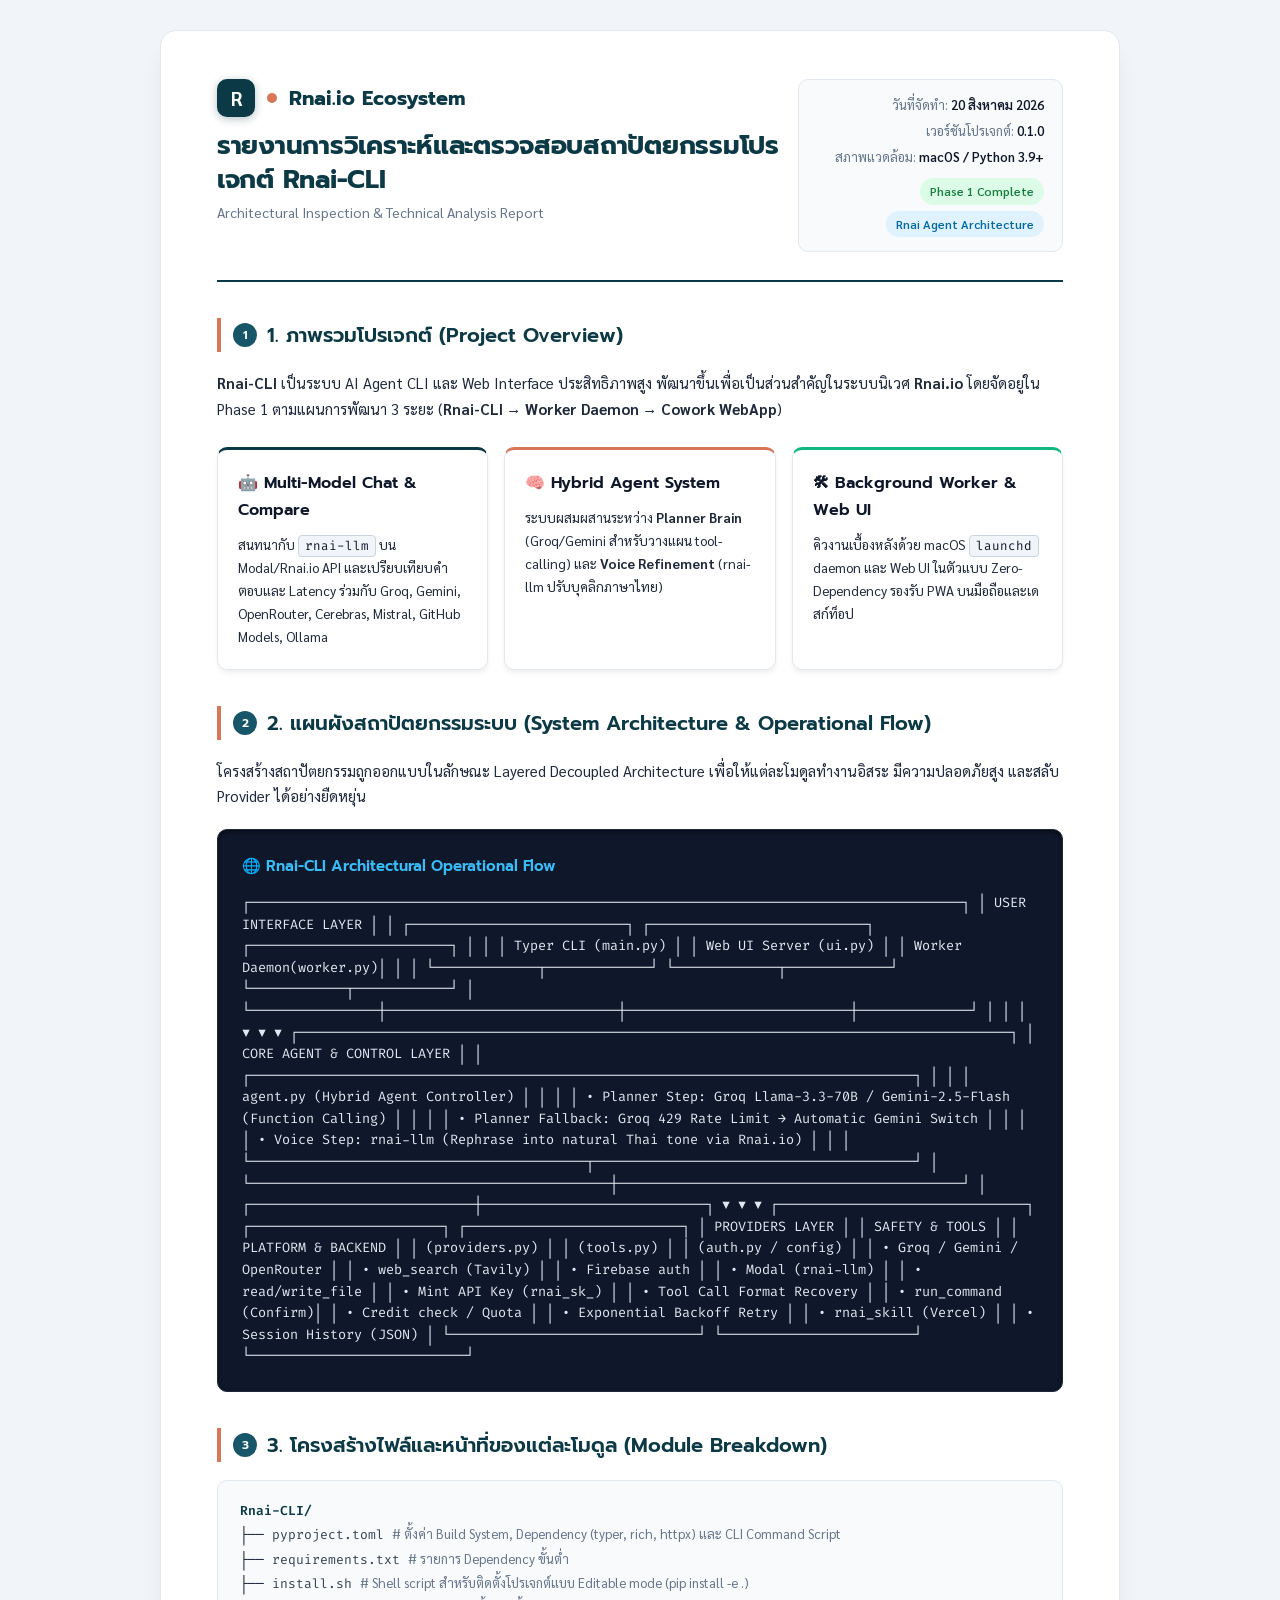
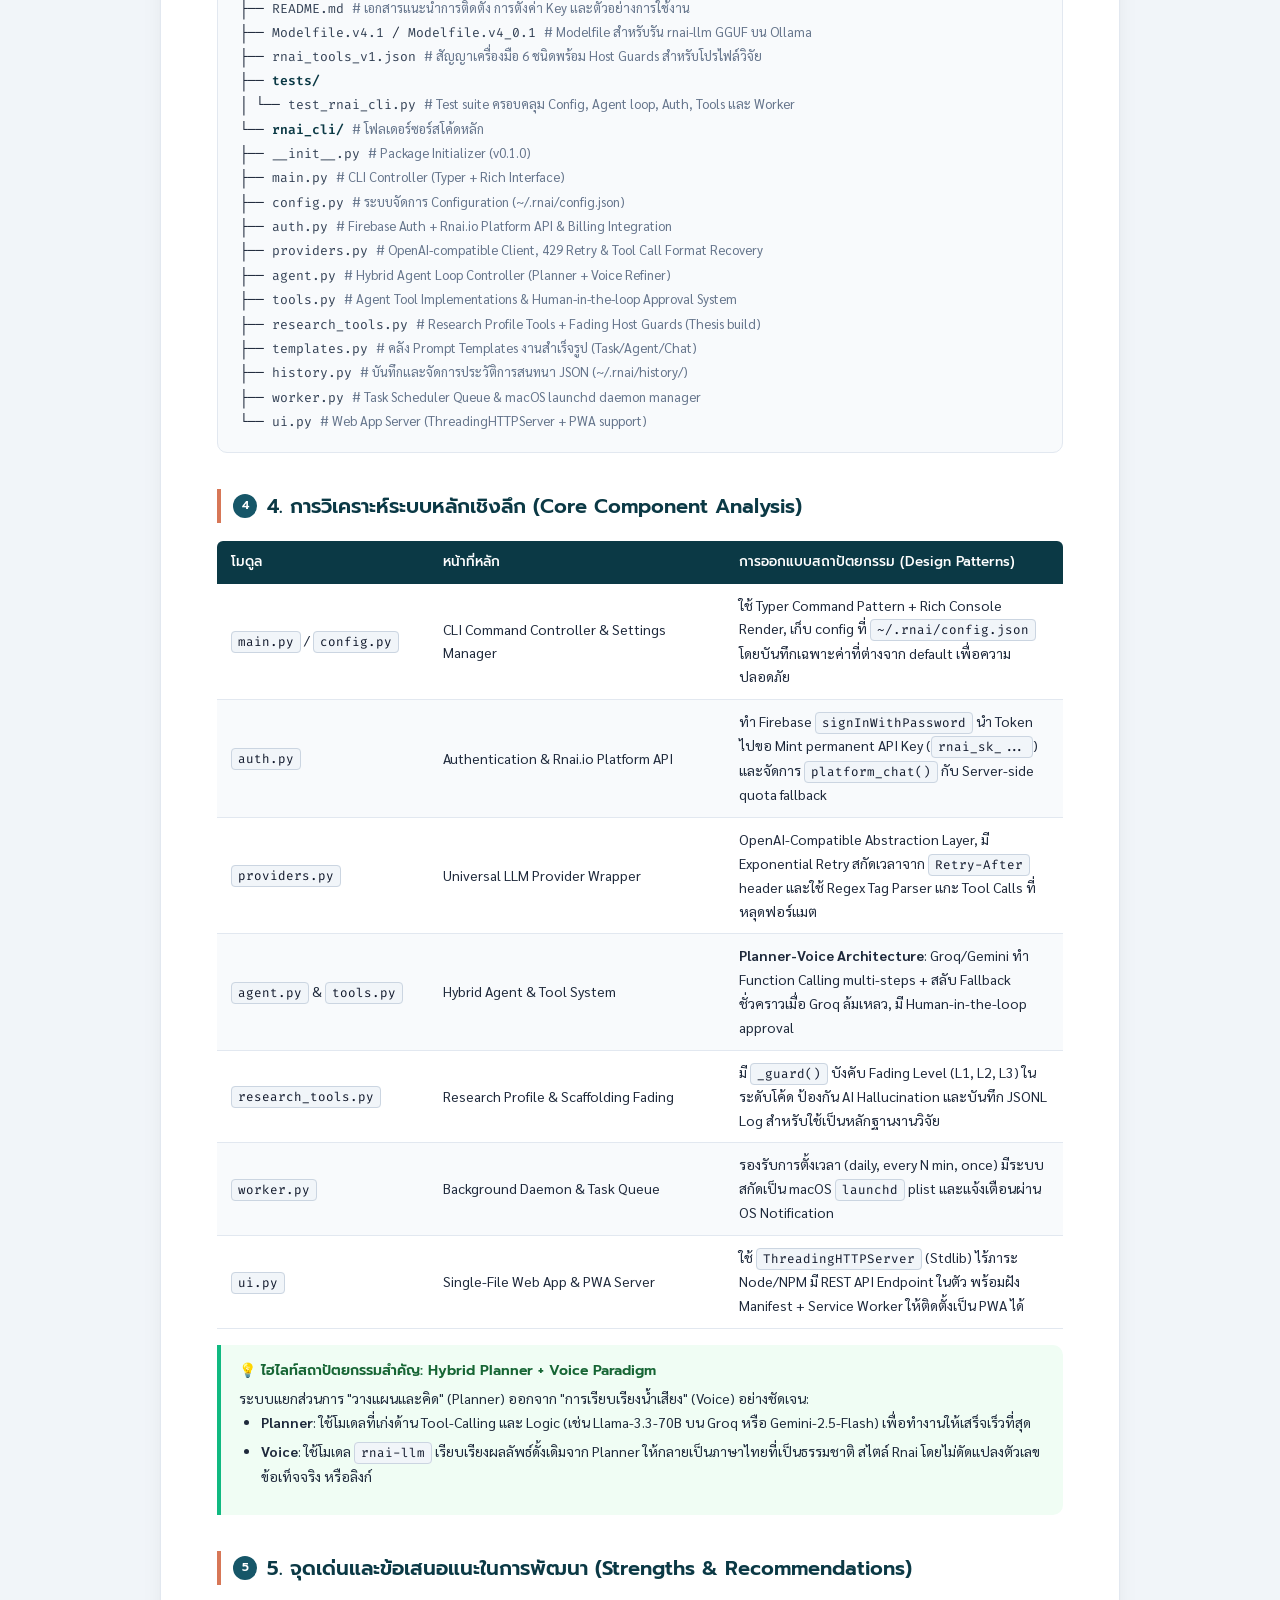
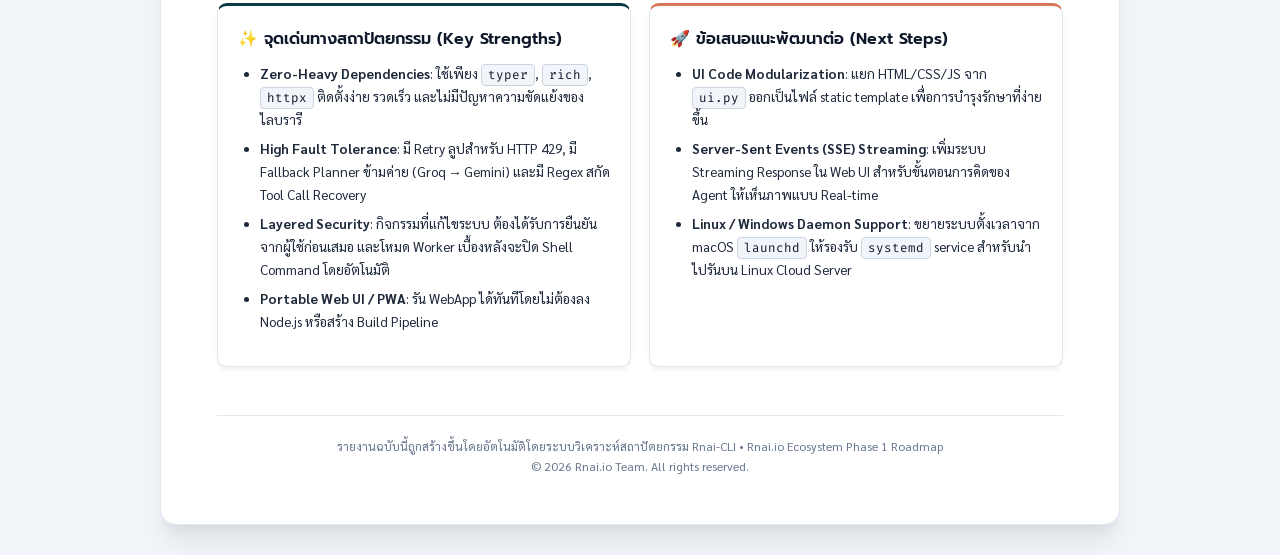
<file: rnai_cli_architecture_report.html>
<!DOCTYPE html>
<html lang="th">
<head>
<meta charset="UTF-8">
<meta name="viewport" content="width=device-width, initial-scale=1.0">
<title>รายงานการวิเคราะห์สถาปัตยกรรมระบบ Rnai-CLI</title>
<link rel="preconnect" href="https://fonts.googleapis.com">
<link rel="preconnect" href="https://fonts.gstatic.com" crossorigin>
<link href="https://fonts.googleapis.com/css2?family=Fira+Code:wght@400;500;600&family=Prompt:wght@300;400;500;600;700&family=Sarabun:ital,wght@0,300;0,400;0,500;0,600;0,700;1,400&display=swap" rel="stylesheet">
<style>
  :root {
    --primary: #0B3945;
    --primary-light: #165668;
    --accent: #D77757;
    --accent-light: #fdf3ee;
    --dark: #0f172a;
    --dark-muted: #334155;
    --light-bg: #f8fafc;
    --card-bg: #ffffff;
    --border: #e2e8f0;
    --text-main: #1e293b;
    --text-muted: #64748b;
    --success: #10b981;
    --warning: #f59e0b;
    --info: #3b82f6;
    --radius: 10px;
    --shadow: 0 4px 6px -1px rgba(0, 0, 0, 0.05), 0 2px 4px -1px rgba(0, 0, 0, 0.03);
  }

  * { box-sizing: border-box; margin: 0; padding: 0; }

  body {
    font-family: 'Sarabun', -apple-system, BlinkMacSystemFont, sans-serif;
    color: var(--text-main);
    background-color: #f1f5f9;
    line-height: 1.7;
    font-size: 15px;
    -webkit-print-color-adjust: exact;
    print-color-adjust: exact;
  }

  .page-container {
    max-width: 960px;
    margin: 30px auto;
    background: var(--card-bg);
    border-radius: 16px;
    box-shadow: 0 20px 25px -5px rgba(0, 0, 0, 0.08), 0 10px 10px -5px rgba(0, 0, 0, 0.04);
    padding: 48px 56px;
    border: 1px solid var(--border);
  }

  /* Header */
  .header {
    border-bottom: 2px solid var(--primary);
    padding-bottom: 28px;
    margin-bottom: 36px;
    display: flex;
    justify-content: space-between;
    align-items: flex-start;
  }
  
  .brand-logo {
    display: flex;
    align-items: center;
    gap: 12px;
    margin-bottom: 12px;
  }

  .brand-icon {
    width: 38px;
    height: 38px;
    background: var(--primary);
    border-radius: 10px;
    display: flex;
    align-items: center;
    justify-content: center;
    color: white;
    font-weight: 700;
    font-size: 20px;
    box-shadow: 0 2px 8px rgba(11, 57, 69, 0.3);
  }

  .brand-dot {
    width: 10px;
    height: 10px;
    background: var(--accent);
    border-radius: 50%;
  }

  .report-title {
    font-family: 'Prompt', sans-serif;
    font-size: 26px;
    font-weight: 700;
    color: var(--primary);
    letter-spacing: -0.01em;
    line-height: 1.3;
  }

  .report-subtitle {
    font-size: 14px;
    color: var(--text-muted);
    margin-top: 4px;
  }

  .meta-box {
    background: var(--light-bg);
    border: 1px solid var(--border);
    border-radius: var(--radius);
    padding: 14px 18px;
    font-size: 13px;
    text-align: right;
    min-width: 220px;
  }

  .meta-item {
    margin-bottom: 4px;
    color: var(--text-muted);
  }

  .meta-item strong {
    color: var(--dark);
    font-weight: 600;
  }

  .badge {
    display: inline-block;
    padding: 3px 10px;
    border-radius: 99px;
    font-size: 12px;
    font-weight: 600;
    margin-top: 6px;
  }

  .badge-primary { background: #e0f2fe; color: #0369a1; }
  .badge-success { background: #dcfce7; color: #15803d; }
  .badge-accent { background: var(--accent-light); color: var(--accent); }

  /* Sections */
  .section {
    margin-bottom: 36px;
  }

  .section-title {
    font-family: 'Prompt', sans-serif;
    font-size: 20px;
    font-weight: 600;
    color: var(--primary);
    margin-bottom: 18px;
    display: flex;
    align-items: center;
    gap: 10px;
    border-left: 4px solid var(--accent);
    padding-left: 12px;
  }

  .section-title .step-num {
    background: var(--primary-light);
    color: white;
    width: 24px;
    height: 24px;
    border-radius: 50%;
    display: inline-flex;
    align-items: center;
    justify-content: center;
    font-size: 12px;
    font-weight: 600;
  }

  /* Grid Layouts */
  .grid-2 {
    display: grid;
    grid-template-columns: 1fr 1fr;
    gap: 18px;
  }

  .grid-3 {
    display: grid;
    grid-template-columns: 1fr 1fr 1fr;
    gap: 16px;
  }

  /* Cards */
  .card {
    background: var(--card-bg);
    border: 1px solid var(--border);
    border-radius: var(--radius);
    padding: 20px;
    box-shadow: var(--shadow);
    transition: transform 0.2s;
  }

  .card-header {
    font-family: 'Prompt', sans-serif;
    font-weight: 600;
    font-size: 16px;
    color: var(--dark);
    margin-bottom: 10px;
    display: flex;
    align-items: center;
    gap: 8px;
  }

  .card-accent {
    border-top: 3px solid var(--accent);
  }

  .card-primary {
    border-top: 3px solid var(--primary);
  }

  .card-success {
    border-top: 3px solid var(--success);
  }

  /* Architecture Diagram Box */
  .arch-container {
    background: #0f172a;
    color: #e2e8f0;
    border-radius: var(--radius);
    padding: 24px;
    margin: 20px 0;
    font-family: 'Fira Code', monospace;
    font-size: 13.5px;
    line-height: 1.6;
    overflow-x: auto;
    border: 1px solid #1e293b;
    box-shadow: inset 0 2px 4px rgba(0,0,0,0.5);
  }

  .arch-title {
    color: #38bdf8;
    font-weight: 600;
    margin-bottom: 14px;
    font-family: 'Prompt', sans-serif;
    font-size: 15px;
  }

  /* Tree View */
  .file-tree {
    background: var(--light-bg);
    border: 1px solid var(--border);
    border-radius: var(--radius);
    padding: 18px 22px;
    font-family: 'Fira Code', monospace;
    font-size: 13px;
    line-height: 1.8;
  }

  .file-tree .dir {
    color: var(--primary);
    font-weight: 600;
  }

  .file-tree .file {
    color: var(--dark-muted);
  }

  .file-tree .desc {
    color: var(--text-muted);
    font-family: 'Sarabun', sans-serif;
    font-size: 13px;
  }

  /* Tables */
  table {
    width: 100%;
    border-collapse: collapse;
    margin: 16px 0;
    font-size: 14px;
  }

  th {
    background: var(--primary);
    color: white;
    font-family: 'Prompt', sans-serif;
    font-weight: 500;
    text-align: left;
    padding: 10px 14px;
    font-size: 13.5px;
  }

  th:first-child { border-top-left-radius: 6px; }
  th:last-child { border-top-right-radius: 6px; }

  td {
    padding: 10px 14px;
    border-bottom: 1px solid var(--border);
  }

  tr:nth-child(even) {
    background: var(--light-bg);
  }

  /* Highlight & Alert Boxes */
  .alert-box {
    border-left: 4px solid var(--info);
    background: #eff6ff;
    padding: 14px 18px;
    border-radius: 0 var(--radius) var(--radius) 0;
    margin: 16px 0;
    font-size: 14px;
  }

  .alert-title {
    font-family: 'Prompt', sans-serif;
    font-weight: 600;
    color: #1e40af;
    margin-bottom: 4px;
  }

  .alert-success {
    border-left-color: var(--success);
    background: #f0fdf4;
  }
  .alert-success .alert-title { color: #166534; }

  .alert-warning {
    border-left-color: var(--warning);
    background: #fffbeb;
  }
  .alert-warning .alert-title { color: #92400e; }

  /* Footer */
  .footer {
    border-top: 1px solid var(--border);
    margin-top: 48px;
    padding-top: 20px;
    text-align: center;
    font-size: 12px;
    color: var(--text-muted);
  }

  code {
    font-family: 'Fira Code', monospace;
    background: #f1f5f9;
    color: #0f172a;
    padding: 2px 6px;
    border-radius: 4px;
    font-size: 12.5px;
    border: 1px solid #cbd5e1;
  }

  ul, ol {
    padding-left: 22px;
    margin-bottom: 12px;
  }

  li {
    margin-bottom: 6px;
  }

  /* Page Break Rules for PDF Export */
  @media print {
    body { background: white; }
    .page-container {
      box-shadow: none;
      border: none;
      padding: 0;
      max-width: 100%;
    }
    .page-break {
      page-break-before: always;
    }
    .no-print { display: none; }
  }
</style>
</head>
<body>

<div class="page-container">
  
  <!-- Header -->
  <header class="header">
    <div>
      <div class="brand-logo">
        <div class="brand-icon">R</div>
        <div class="brand-dot"></div>
        <span style="font-family: 'Prompt', sans-serif; font-weight: 700; font-size: 20px; color: var(--primary);">Rnai.io Ecosystem</span>
      </div>
      <h1 class="report-title">รายงานการวิเคราะห์และตรวจสอบสถาปัตยกรรมโปรเจกต์ Rnai-CLI</h1>
      <p class="report-subtitle">Architectural Inspection & Technical Analysis Report</p>
    </div>
    <div class="meta-box">
      <div class="meta-item">วันที่จัดทำ: <strong>20 สิงหาคม 2026</strong></div>
      <div class="meta-item">เวอร์ชันโปรเจกต์: <strong>0.1.0</strong></div>
      <div class="meta-item">สภาพแวดล้อม: <strong>macOS / Python 3.9+</strong></div>
      <span class="badge badge-success">Phase 1 Complete</span>
      <span class="badge badge-primary">Rnai Agent Architecture</span>
    </div>
  </header>

  <!-- Executive Summary -->
  <section class="section">
    <h2 class="section-title"><span class="step-num">1</span> 1. ภาพรวมโปรเจกต์ (Project Overview)</h2>
    <p>
      <strong>Rnai-CLI</strong> เป็นระบบ AI Agent CLI และ Web Interface ประสิทธิภาพสูง พัฒนาขึ้นเพื่อเป็นส่วนสำคัญในระบบนิเวศ <strong>Rnai.io</strong> โดยจัดอยู่ใน Phase 1 ตามแผนการพัฒนา 3 ระยะ (<strong>Rnai-CLI &rarr; Worker Daemon &rarr; Cowork WebApp</strong>)
    </p>
    <br>
    <div class="grid-3">
      <div class="card card-primary">
        <div class="card-header">🤖 Multi-Model Chat & Compare</div>
        <p style="font-size: 13.5px;">สนทนากับ <code>rnai-llm</code> บน Modal/Rnai.io API และเปรียบเทียบคำตอบและ Latency ร่วมกับ Groq, Gemini, OpenRouter, Cerebras, Mistral, GitHub Models, Ollama</p>
      </div>
      <div class="card card-accent">
        <div class="card-header">🧠 Hybrid Agent System</div>
        <p style="font-size: 13.5px;">ระบบผสมผสานระหว่าง <strong>Planner Brain</strong> (Groq/Gemini สำหรับวางแผน tool-calling) และ <strong>Voice Refinement</strong> (rnai-llm ปรับบุคลิกภาษาไทย)</p>
      </div>
      <div class="card card-success">
        <div class="card-header">🛠 Background Worker & Web UI</div>
        <p style="font-size: 13.5px;">คิวงานเบื้องหลังด้วย macOS <code>launchd</code> daemon และ Web UI ในตัวแบบ Zero-Dependency รองรับ PWA บนมือถือและเดสก์ท็อป</p>
      </div>
    </div>
  </section>

  <!-- System Architecture Diagram -->
  <section class="section">
    <h2 class="section-title"><span class="step-num">2</span> 2. แผนผังสถาปัตยกรรมระบบ (System Architecture & Operational Flow)</h2>
    <p>โครงสร้างสถาปัตยกรรมถูกออกแบบในลักษณะ Layered Decoupled Architecture เพื่อให้แต่ละโมดูลทำงานอิสระ มีความปลอดภัยสูง และสลับ Provider ได้อย่างยืดหยุ่น</p>
    
    <div class="arch-container">
      <div class="arch-title">🌐 Rnai-CLI Architectural Operational Flow</div>
┌─────────────────────────────────────────────────────────────────────────────────────────┐
│                               USER INTERFACE LAYER                                      │
│  ┌───────────────────────────┐ ┌───────────────────────────┐ ┌─────────────────────────┐ │
│  │   Typer CLI (main.py)     │ │ Web UI Server (ui.py)     │ │ Worker Daemon(worker.py)│ │
│  └─────────────┬─────────────┘ └─────────────┬─────────────┘ └────────────┬────────────┘ │
└────────────────┼─────────────────────────────┼────────────────────────────┼──────────────┘
                 │                             │                            │
                 ▼                             ▼                            ▼
┌─────────────────────────────────────────────────────────────────────────────────────────┐
│                                CORE AGENT & CONTROL LAYER                               │
│  ┌───────────────────────────────────────────────────────────────────────────────────┐  │
│  │                       agent.py (Hybrid Agent Controller)                          │  │
│  │   • Planner Step: Groq Llama-3.3-70B / Gemini-2.5-Flash (Function Calling)       │  │
│  │   • Planner Fallback: Groq 429 Rate Limit → Automatic Gemini Switch              │  │
│  │   • Voice Step: rnai-llm (Rephrase into natural Thai tone via Rnai.io)           │  │
│  └──────────────────────────────────────────┬────────────────────────────────────────┘  │
└─────────────────────────────────────────────┼───────────────────────────────────────────┘
                                              │
                 ┌────────────────────────────┼────────────────────────────┐
                 ▼                            ▼                            ▼
┌───────────────────────────────┐ ┌────────────────────────┐ ┌───────────────────────────┐
│       PROVIDERS LAYER         │ │      SAFETY & TOOLS    │ │    PLATFORM & BACKEND     │
│       (providers.py)          │ │       (tools.py)       │ │     (auth.py / config)    │
│ • Groq / Gemini / OpenRouter  │ │ • web_search (Tavily)  │ │ • Firebase auth           │
│ • Modal (rnai-llm)            │ │ • read/write_file      │ │ • Mint API Key (rnai_sk_) │
│ • Tool Call Format Recovery   │ │ • run_command (Confirm)│ │ • Credit check / Quota    │
│ • Exponential Backoff Retry   │ │ • rnai_skill (Vercel)  │ │ • Session History (JSON)  │
└───────────────────────────────┘ └────────────────────────┘ └───────────────────────────┘
    </div>
  </section>

  <div class="page-break"></div>

  <!-- Detailed File Map -->
  <section class="section">
    <h2 class="section-title"><span class="step-num">3</span> 3. โครงสร้างไฟล์และหน้าที่ของแต่ละโมดูล (Module Breakdown)</h2>
    <div class="file-tree">
      <div class="dir">Rnai-CLI/</div>
      <div>├── <span class="file">pyproject.toml</span> <span class="desc"># ตั้งค่า Build System, Dependency (typer, rich, httpx) และ CLI Command Script</span></div>
      <div>├── <span class="file">requirements.txt</span> <span class="desc"># รายการ Dependency ขั้นต่ำ</span></div>
      <div>├── <span class="file">install.sh</span> <span class="desc"># Shell script สำหรับติดตั้งโปรเจกต์แบบ Editable mode (pip install -e .)</span></div>
      <div>├── <span class="file">README.md</span> <span class="desc"># เอกสารแนะนำการติดตั้ง การตั้งค่า Key และตัวอย่างการใช้งาน</span></div>
      <div>├── <span class="file">Modelfile.v4.1</span> / <span class="file">Modelfile.v4_0.1</span> <span class="desc"># Modelfile สำหรับรัน rnai-llm GGUF บน Ollama</span></div>
      <div>├── <span class="file">rnai_tools_v1.json</span> <span class="desc"># สัญญาเครื่องมือ 6 ชนิดพร้อม Host Guards สำหรับโปรไฟล์วิจัย</span></div>
      <div>├── <span class="dir">tests/</span></div>
      <div>│   └── <span class="file">test_rnai_cli.py</span> <span class="desc"># Test suite ครอบคลุม Config, Agent loop, Auth, Tools และ Worker</span></div>
      <div>└── <span class="dir">rnai_cli/</span> <span class="desc"># โฟลเดอร์ซอร์สโค้ดหลัก</span></div>
      <div>    ├── <span class="file">__init__.py</span> <span class="desc"># Package Initializer (v0.1.0)</span></div>
      <div>    ├── <span class="file">main.py</span> <span class="desc"># CLI Controller (Typer + Rich Interface)</span></div>
      <div>    ├── <span class="file">config.py</span> <span class="desc"># ระบบจัดการ Configuration (~/.rnai/config.json)</span></div>
      <div>    ├── <span class="file">auth.py</span> <span class="desc"># Firebase Auth + Rnai.io Platform API & Billing Integration</span></div>
      <div>    ├── <span class="file">providers.py</span> <span class="desc"># OpenAI-compatible Client, 429 Retry & Tool Call Format Recovery</span></div>
      <div>    ├── <span class="file">agent.py</span> <span class="desc"># Hybrid Agent Loop Controller (Planner + Voice Refiner)</span></div>
      <div>    ├── <span class="file">tools.py</span> <span class="desc"># Agent Tool Implementations & Human-in-the-loop Approval System</span></div>
      <div>    ├── <span class="file">research_tools.py</span> <span class="desc"># Research Profile Tools + Fading Host Guards (Thesis build)</span></div>
      <div>    ├── <span class="file">templates.py</span> <span class="desc"># คลัง Prompt Templates งานสำเร็จรูป (Task/Agent/Chat)</span></div>
      <div>    ├── <span class="file">history.py</span> <span class="desc"># บันทึกและจัดการประวัติการสนทนา JSON (~/.rnai/history/)</span></div>
      <div>    ├── <span class="file">worker.py</span> <span class="desc"># Task Scheduler Queue & macOS launchd daemon manager</span></div>
      <div>    └── <span class="file">ui.py</span> <span class="desc"># Web App Server (ThreadingHTTPServer + PWA support)</span></div>
    </div>
  </section>

  <!-- Deep-Dive Section -->
  <section class="section">
    <h2 class="section-title"><span class="step-num">4</span> 4. การวิเคราะห์ระบบหลักเชิงลึก (Core Component Analysis)</h2>
    
    <table>
      <thead>
        <tr>
          <th style="width: 25%;">โมดูล</th>
          <th style="width: 35%;">หน้าที่หลัก</th>
          <th style="width: 40%;">การออกแบบสถาปัตยกรรม (Design Patterns)</th>
        </tr>
      </thead>
      <tbody>
        <tr>
          <td><code>main.py</code> / <code>config.py</code></td>
          <td>CLI Command Controller & Settings Manager</td>
          <td>ใช้ Typer Command Pattern + Rich Console Render, เก็บ config ที่ <code>~/.rnai/config.json</code> โดยบันทึกเฉพาะค่าที่ต่างจาก default เพื่อความปลอดภัย</td>
        </tr>
        <tr>
          <td><code>auth.py</code></td>
          <td>Authentication & Rnai.io Platform API</td>
          <td>ทำ Firebase <code>signInWithPassword</code> นำ Token ไปขอ Mint permanent API Key (<code>rnai_sk_...</code>) และจัดการ <code>platform_chat()</code> กับ Server-side quota fallback</td>
        </tr>
        <tr>
          <td><code>providers.py</code></td>
          <td>Universal LLM Provider Wrapper</td>
          <td>OpenAI-Compatible Abstraction Layer, มี Exponential Retry สกัดเวลาจาก <code>Retry-After</code> header และใช้ Regex Tag Parser แกะ Tool Calls ที่หลุดฟอร์แมต</td>
        </tr>
        <tr>
          <td><code>agent.py</code> & <code>tools.py</code></td>
          <td>Hybrid Agent & Tool System</td>
          <td><strong>Planner-Voice Architecture</strong>: Groq/Gemini ทำ Function Calling multi-steps + สลับ Fallback ชั่วคราวเมื่อ Groq ล้มเหลว, มี Human-in-the-loop approval</td>
        </tr>
        <tr>
          <td><code>research_tools.py</code></td>
          <td>Research Profile & Scaffolding Fading</td>
          <td>มี <code>_guard()</code> บังคับ Fading Level (L1, L2, L3) ในระดับโค้ด ป้องกัน AI Hallucination และบันทึก JSONL Log สำหรับใช้เป็นหลักฐานงานวิจัย</td>
        </tr>
        <tr>
          <td><code>worker.py</code></td>
          <td>Background Daemon & Task Queue</td>
          <td>รองรับการตั้งเวลา (daily, every N min, once) มีระบบสกัดเป็น macOS <code>launchd</code> plist และแจ้งเตือนผ่าน OS Notification</td>
        </tr>
        <tr>
          <td><code>ui.py</code></td>
          <td>Single-File Web App & PWA Server</td>
          <td>ใช้ <code>ThreadingHTTPServer</code> (Stdlib) ไร้ภาระ Node/NPM มี REST API Endpoint ในตัว พร้อมฝัง Manifest + Service Worker ให้ติดตั้งเป็น PWA ได้</td>
        </tr>
      </tbody>
    </table>

    <div class="alert-box alert-success">
      <div class="alert-title">💡 ไฮไลท์สถาปัตยกรรมสำคัญ: Hybrid Planner + Voice Paradigm</div>
      ระบบแยกส่วนการ "วางแผนและคิด" (Planner) ออกจาก "การเรียบเรียงน้ำเสียง" (Voice) อย่างชัดเจน:
      <ul>
        <li><strong>Planner</strong>: ใช้โมเดลที่เก่งด้าน Tool-Calling และ Logic (เช่น Llama-3.3-70B บน Groq หรือ Gemini-2.5-Flash) เพื่อทำงานให้เสร็จเร็วที่สุด</li>
        <li><strong>Voice</strong>: ใช้โมเดล <code>rnai-llm</code> เรียบเรียงผลลัพธ์ดั้งเดิมจาก Planner ให้กลายเป็นภาษาไทยที่เป็นธรรมชาติ สไตล์ Rnai โดยไม่ดัดแปลงตัวเลข ข้อเท็จจริง หรือลิงก์</li>
      </ul>
    </div>
  </section>

  <!-- Strengths & Recommendations -->
  <section class="section">
    <h2 class="section-title"><span class="step-num">5</span> 5. จุดเด่นและข้อเสนอแนะในการพัฒนา (Strengths & Recommendations)</h2>
    
    <div class="grid-2">
      <div class="card card-primary">
        <div class="card-header">✨ จุดเด่นทางสถาปัตยกรรม (Key Strengths)</div>
        <ul style="font-size: 13.5px;">
          <li><strong>Zero-Heavy Dependencies</strong>: ใช้เพียง <code>typer</code>, <code>rich</code>, <code>httpx</code> ติดตั้งง่าย รวดเร็ว และไม่มีปัญหาความขัดแย้งของไลบรารี</li>
          <li><strong>High Fault Tolerance</strong>: มี Retry ลูปสำหรับ HTTP 429, มี Fallback Planner ข้ามค่าย (Groq &rarr; Gemini) และมี Regex สกัด Tool Call Recovery</li>
          <li><strong>Layered Security</strong>: กิจกรรมที่แก้ไขระบบ ต้องได้รับการยืนยันจากผู้ใช้ก่อนเสมอ และโหมด Worker เบื้องหลังจะปิด Shell Command โดยอัตโนมัติ</li>
          <li><strong>Portable Web UI / PWA</strong>: รัน WebApp ได้ทันทีโดยไม่ต้องลง Node.js หรือสร้าง Build Pipeline</li>
        </ul>
      </div>

      <div class="card card-accent">
        <div class="card-header">🚀 ข้อเสนอแนะพัฒนาต่อ (Next Steps)</div>
        <ul style="font-size: 13.5px;">
          <li><strong>UI Code Modularization</strong>: แยก HTML/CSS/JS จาก <code>ui.py</code> ออกเป็นไฟล์ static template เพื่อการบำรุงรักษาที่ง่ายขึ้น</li>
          <li><strong>Server-Sent Events (SSE) Streaming</strong>: เพิ่มระบบ Streaming Response ใน Web UI สำหรับขั้นตอนการคิดของ Agent ให้เห็นภาพแบบ Real-time</li>
          <li><strong>Linux / Windows Daemon Support</strong>: ขยายระบบตั้งเวลาจาก macOS <code>launchd</code> ให้รองรับ <code>systemd</code> service สำหรับนำไปรันบน Linux Cloud Server</li>
        </ul>
      </div>
    </div>
  </section>

  <!-- Footer -->
  <footer class="footer">
    <p>รายงานฉบับนี้ถูกสร้างขึ้นโดยอัตโนมัติโดยระบบวิเคราะห์สถาปัตยกรรม Rnai-CLI • Rnai.io Ecosystem Phase 1 Roadmap</p>
    <p>© 2026 Rnai.io Team. All rights reserved.</p>
  </footer>

</div>

</body>
</html>
</file>
